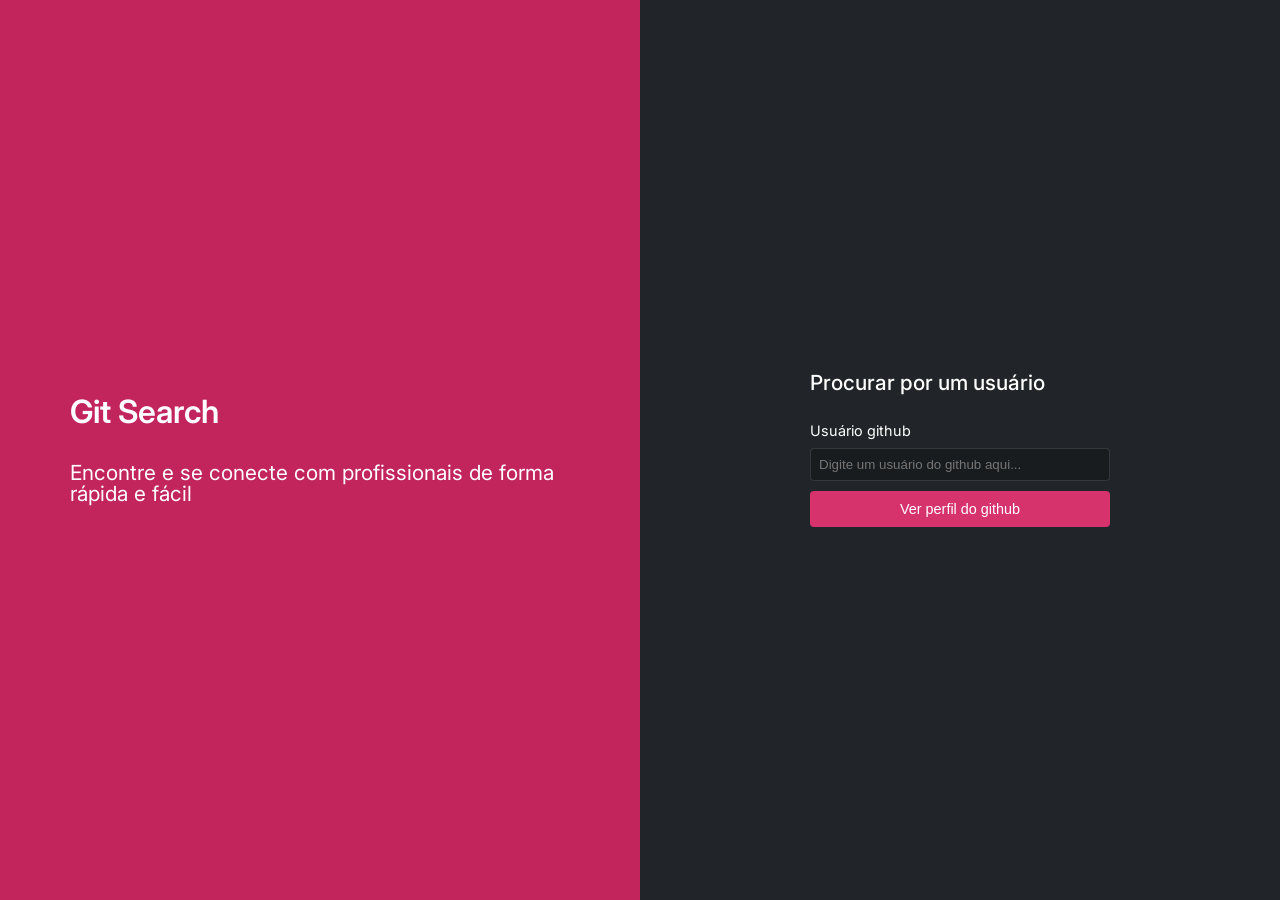
<file: index.html>
<!DOCTYPE html>
<html lang="en">
  <head>
    <meta charset="UTF-8" />
    <meta http-equiv="X-UA-Compatible" content="IE=edge" />
    <meta name="viewport" content="width=device-width, initial-scale=1.0" />

    <!-- FONTES -->
    <link rel="preconnect" href="https://fonts.googleapis.com" />
    <link rel="preconnect" href="https://fonts.gstatic.com" crossorigin />
    <link
      href="https://fonts.googleapis.com/css2?family=Inter:wght@100;200;300;400;500;600;700;800;900&display=swap"
      rel="stylesheet" />

    <!-- CSS -->
    <link rel="stylesheet" href="./src/styles/reset.css" />
    <link rel="stylesheet" href="./src/styles/globalStyles.css" />
    <link rel="stylesheet" href="./src/styles/main.css" />
    <link rel="stylesheet" href="./src/styles/section.css" />
    <link rel="stylesheet" href="./src/styles/button.css" />

    <title>Git Search</title>
  </head>
  <body>
    <main class="index">
      <section class="index__section-first">
        <div class="index__div">
          <h3>Git Search</h3>
          <p>Encontre e se conecte com profissionais de forma rápida e fácil</p>
        </div>
      </section>
      <section class="index__section-second">
        <form>
          <h4>Procurar por um usuário</h4>
          <p>Usuário github</p>
          <input
            class="index__input"
            type="text"
            placeholder="Digite um usuário do github aqui..." />
          <button type="button" class="index__button">
            Ver perfil do github
          </button>
        </form>
      </section>
    </main>
  </body>
  <script type="module" src="./src/scripts/index.js"></script>
</html>
</file>
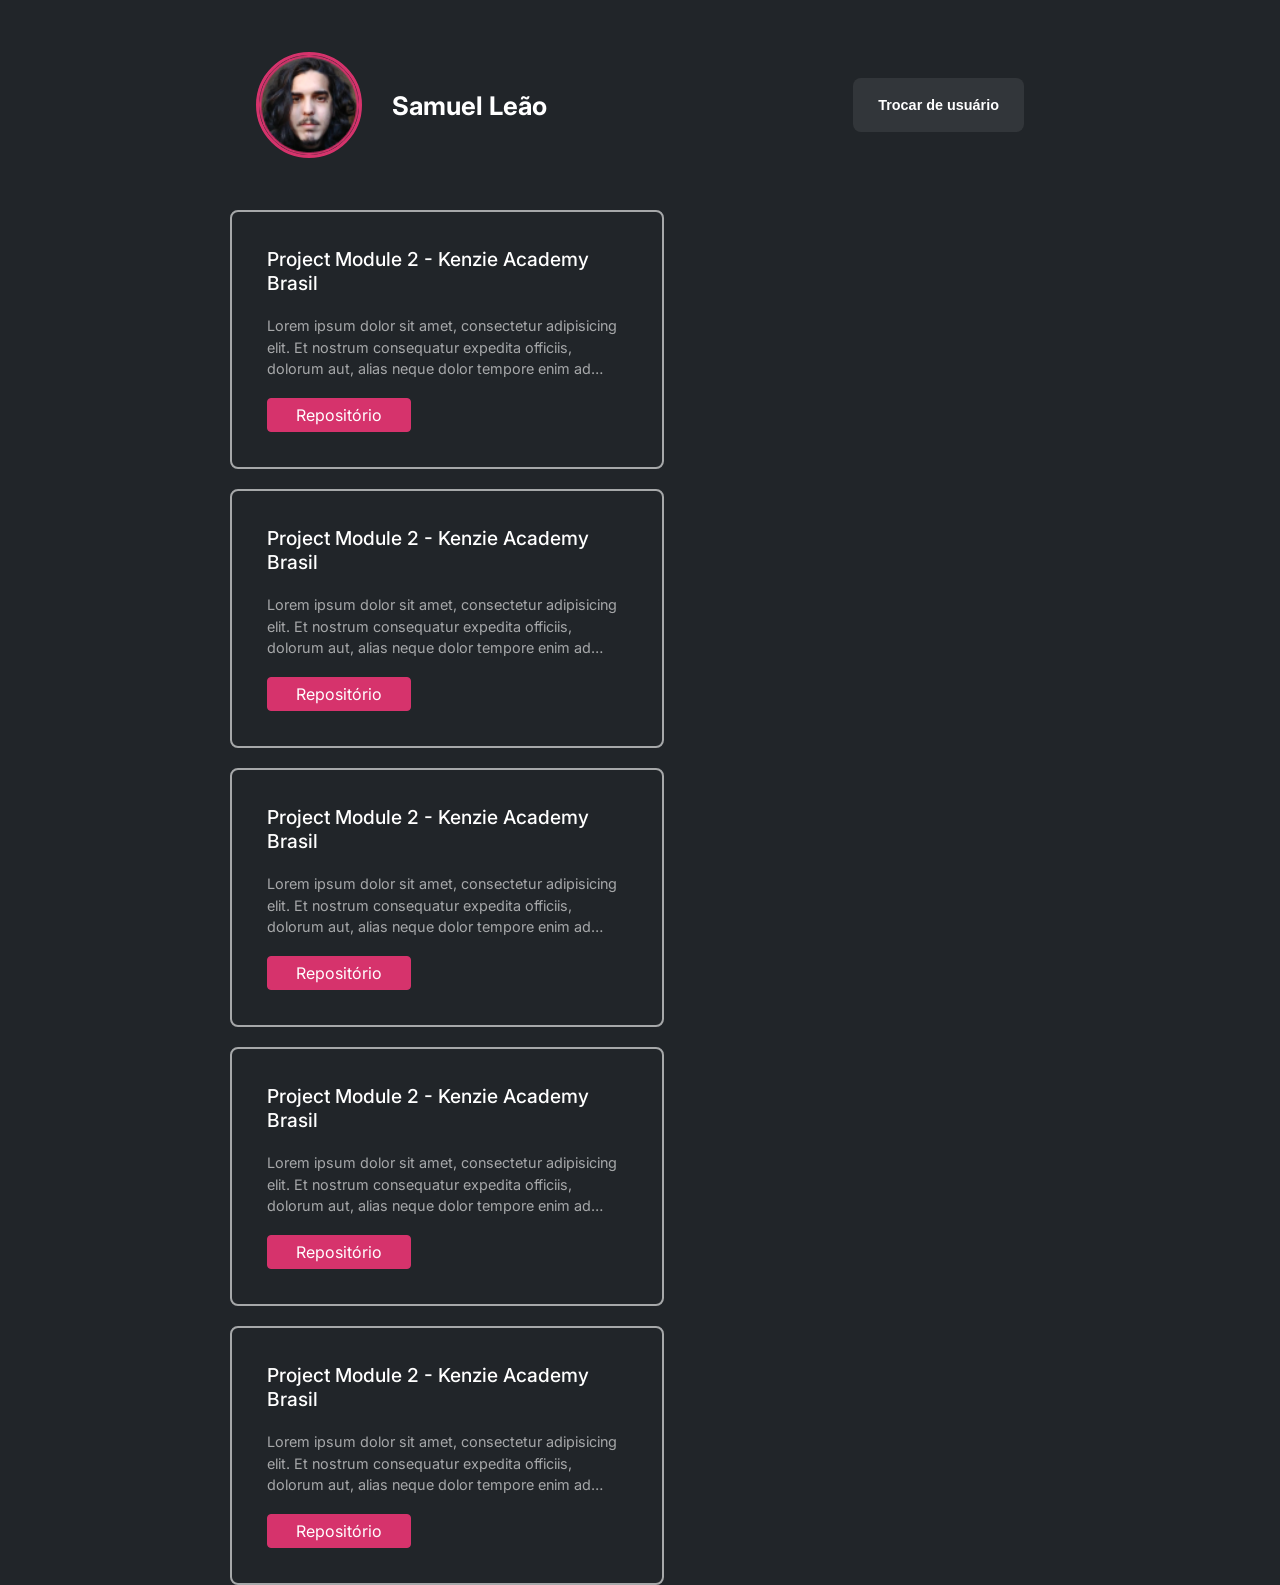
<file: src/pages/profile.html>
<!DOCTYPE html>
<html lang="en">
  <head>
    <meta charset="UTF-8" />
    <meta http-equiv="X-UA-Compatible" content="IE=edge" />
    <meta name="viewport" content="width=device-width, initial-scale=1.0" />

    <!-- FONTES -->
    <link rel="preconnect" href="https://fonts.googleapis.com" />
    <link rel="preconnect" href="https://fonts.gstatic.com" crossorigin />
    <link
      href="https://fonts.googleapis.com/css2?family=Inter:wght@100;200;300;400;500;600;700;800;900&display=swap"
      rel="stylesheet" />

    <!-- CSS -->
    <link rel="stylesheet" href="../styles/reset.css" />
    <link rel="stylesheet" href="../styles/globalStyles.css" />
    <link rel="stylesheet" href="../styles/header.css" />
    <link rel="stylesheet" href="../styles/main.css" />
    <link rel="stylesheet" href="../styles/section.css" />
    <link rel="stylesheet" href="../styles/button.css" />
    <link rel="stylesheet" href="../styles/ul.css" />
    <link rel="stylesheet" href="../styles/a.css" />

    <title>Git Search - User Profile</title>
  </head>
  <body class="profile__body">
    <header class="profile__header">
      <div class="profile_div">
        <img src="../assets/userImage.png" alt="user" />
        <p>Samuel Leão</p>
      </div>
      <button id="btnSwitch">Trocar de usuário</button>
    </header>
    <main class="profile__main">
      <ul class="profile__ul">
        <li>
          <h4>Project Module 2 - Kenzie Academy Brasil</h4>
          <p>
            Lorem ipsum dolor sit amet, consectetur adipisicing elit. Et nostrum
            consequatur expedita officiis, dolorum aut, alias neque dolor
            tempore enim ad inventore rerum, nam architecto a nihil perspiciatis
            deleniti reiciendis?
          </p>
          <a href="#" target="_blank">Repositório</a>
        </li>
        <li>
          <h4>Project Module 2 - Kenzie Academy Brasil</h4>
          <p>
            Lorem ipsum dolor sit amet, consectetur adipisicing elit. Et nostrum
            consequatur expedita officiis, dolorum aut, alias neque dolor
            tempore enim ad inventore rerum, nam architecto a nihil perspiciatis
            deleniti reiciendis?
          </p>
          <a href="#" target="_blank">Repositório</a>
        </li>
        <li>
          <h4>Project Module 2 - Kenzie Academy Brasil</h4>
          <p>
            Lorem ipsum dolor sit amet, consectetur adipisicing elit. Et nostrum
            consequatur expedita officiis, dolorum aut, alias neque dolor
            tempore enim ad inventore rerum, nam architecto a nihil perspiciatis
            deleniti reiciendis?
          </p>
          <a href="#" target="_blank">Repositório</a>
        </li>
        <li>
          <h4>Project Module 2 - Kenzie Academy Brasil</h4>
          <p>
            Lorem ipsum dolor sit amet, consectetur adipisicing elit. Et nostrum
            consequatur expedita officiis, dolorum aut, alias neque dolor
            tempore enim ad inventore rerum, nam architecto a nihil perspiciatis
            deleniti reiciendis?
          </p>
          <a href="#" target="_blank">Repositório</a>
        </li>
        <li>
          <h4>Project Module 2 - Kenzie Academy Brasil</h4>
          <p>
            Lorem ipsum dolor sit amet, consectetur adipisicing elit. Et nostrum
            consequatur expedita officiis, dolorum aut, alias neque dolor
            tempore enim ad inventore rerum, nam architecto a nihil perspiciatis
            deleniti reiciendis?
          </p>
          <a href="#" target="_blank">Repositório</a>
        </li>
      </ul>
    </main>
  </body>
  <script type="module" src="../scripts/profile.js"></script>
</html>
</file>
<file: src/styles/globalStyles.css>
:root {
  --color-brand-1: #c2255c;
  --color-brand-2: #d6336c;
  --color-grey-1: #191c1f;
  --color-grey-2: #212529;
  --color-grey-3: #33363a;
  --color-grey-4: #373b3e;
  --color-grey-6: #a6a8a9;
  --color-grey-7: #ffffff;
  --color-alert: #c22554;
  --font-primary: "Inter", sans-serif;
  font-family: var(--font-primary);
  line-height: 150%;
}

body {
  min-width: 100dvw;
  min-height: 100dvh;
}

.profile__body {
  display: flex;
  flex-direction: column;
  align-items: center;
  background-color: var(--color-grey-2);
}
</file>
<file: src/styles/main.css>
.index,
.error {
  display: flex;
  flex-direction: column;
  min-width: 100dvw;
  min-height: 100dvh;
}

.error {
  background-color: var(--color-grey-2);
}

.profile__main {
  width: 80%;
}

@media (min-width: 768px) {
  .index,
  .error {
    flex-direction: row;
  }
}
</file>
<file: src/styles/section.css>
.index__section-first,
.index__section-second,
.error__section-first,
.error__section-second {
  display: flex;
  justify-content: center;
  padding: 0 2rem;
  height: 50dvh;
}

.index__section-first {
  background-color: var(--color-brand-1);
}

.index__div,
.error__div-first {
  display: flex;
  flex-direction: column;
  justify-content: center;
  gap: 35px;
  max-width: 500px;
  width: 100%;
}

.index__section-first h3 {
  font-size: 2rem;
  font-weight: 600;
  color: var(--color-grey-7);
}

.index__section-first p,
.error__section-first p {
  font-size: 1.3rem;
  font-weight: 400;
  color: var(--color-grey-7);
}

.index__section-second {
  background-color: var(--color-grey-2);
}

.index__section-second form {
  display: flex;
  flex-direction: column;
  justify-content: center;
  max-width: 300px;
  width: 100%;
  gap: 10px;
}

.index__section-second form h4 {
  font-size: 1.3rem;
  font-weight: 500;
  color: var(--color-grey-7);
  margin-bottom: 20px;
}

.index__section-second form p {
  font-size: 0.9rem;
  font-family: 500;
  color: var(--color-grey-7);
}

.index__section-second form input {
  background-color: var(--color-grey-1);
  border: 1px solid rgba(255, 255, 255, 0.12);
  border-radius: 4px;
  padding: 8px;
}

.error__section-first h3 {
  font-size: 2.4rem;
  font-weight: 700;
  line-height: 50px;
  color: var(--color-grey-7);
}

@media (min-width: 768px) {
  .index__section-first,
  .index__section-second,
  .error__section-first,
  .error__section-second {
    height: 100svh;
    width: 100svw;
  }
}
</file>
<file: src/styles/button.css>
.index__section-second form button,
.error__section-first button {
  background-color: var(--color-brand-2);
  font-size: 0.9rem;
  border-radius: 4px;
  padding: 10px;
  border: none;
  color: var(--color-grey-7);
  cursor: pointer;
}

.error__section-first button {
  padding: 20px;
  font-size: 1.1rem;
}

.index__section-second form button:hover,
.error__section-first button:hover {
  background-color: var(--color-brand-1);
}

.profile__header button {
  font-size: 0.9rem;
  font-weight: 600;
  padding: 19px 25px;
  border-radius: 8px;
  width: 100%;
  max-width: 300px;
  border: none;
  background: rgba(255, 255, 255, 0.08);
  color: var(--color-grey-7);
  cursor: pointer;
}

.profile__header button:hover {
  background: var(--color-grey-1);
}

@media (min-width: 768px) {
  .profile__header button {
    width: auto;
  }
}
</file>
<file: src/styles/header.css>
.profile__header {
  display: flex;
  flex-direction: column;
  width: 60%;
  height: 210px;
  gap: 20px;
  margin: 0 auto;
  align-items: center;
  justify-content: center;
}

.profile_div{
  display: flex;
  align-items: center;
  justify-content: center;
  gap: 30px;
}
.profile_div img{
  border-radius: 50%;
  width: 100px;
  border: 3px solid var(--color-brand-2);
}
.profile_div p {
  font-size: 1.6rem;
  font-weight: 700;
  line-height: 29px;
  color: var(--color-grey-7);
}

@media (min-width: 768px) {
  .profile__header {
    flex-direction: row;
    justify-content: space-between;
  }
}
</file>
<file: src/styles/ul.css>
.profile__ul {
  display: flex;
  justify-content: center;
  gap: 20px;
  width: 80%;
  margin: 0 auto;
  flex-wrap: wrap;
}

.profile__ul li {
  display: flex;
  flex-direction: column;
  gap: 20px;
  padding: 35px;
  border: 2px solid rgba(255, 255, 255, 0.6);
  border-radius: 8px;
  width: 360px;
  height: 185px;
}
.profile__ul li h4 {
  font-size: 1.2rem;
  font-weight: 500;
  line-height: 24px;
  color: var(--color-grey-7);
}

.profile__ul li p {
  font-size: 0.9rem;
  font-weight: 400;
  line-height: 150%;
  color: rgba(255, 255, 255, 0.6);
  overflow: hidden;
  text-overflow: ellipsis;
  display: -webkit-box;
  -webkit-line-clamp: 3;
  -webkit-box-orient: vertical;
}

@media (min-width: 768px) {
  .profile__ul {
    align-items: flex-start;
    justify-content: space-between;
  }
}
</file>
<file: src/styles/a.css>
.profile__ul li a {
  width: 35%;
  min-width: 100px;
  border-radius: 4px;
  border: 1px solid var(--color-brand-2);
  background-color: var(--color-brand-2);
  color: var(--color-grey-7);
  padding: 8px;
  cursor: pointer;
  text-align: center;
  text-decoration: none;
}

.profile__ul li a:hover {
  background-color: var(--color-brand-1);
}
</file>
